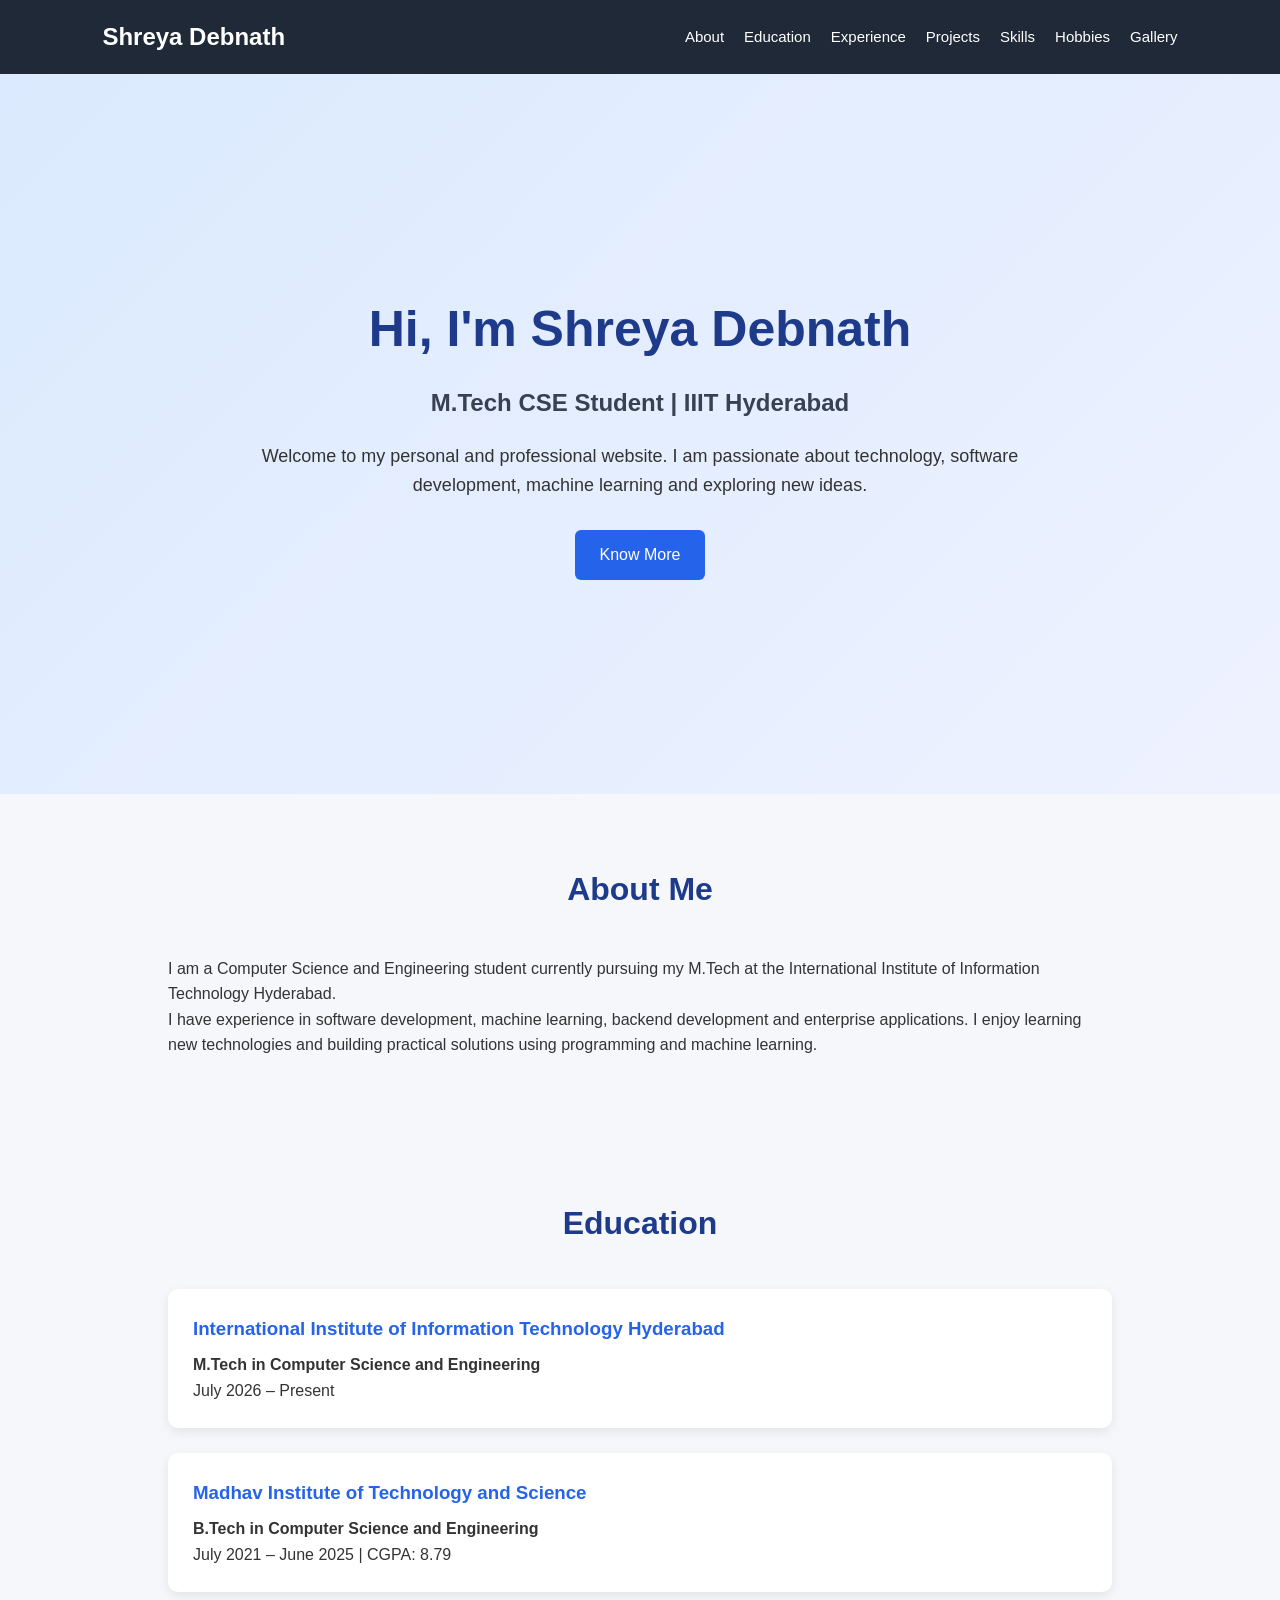
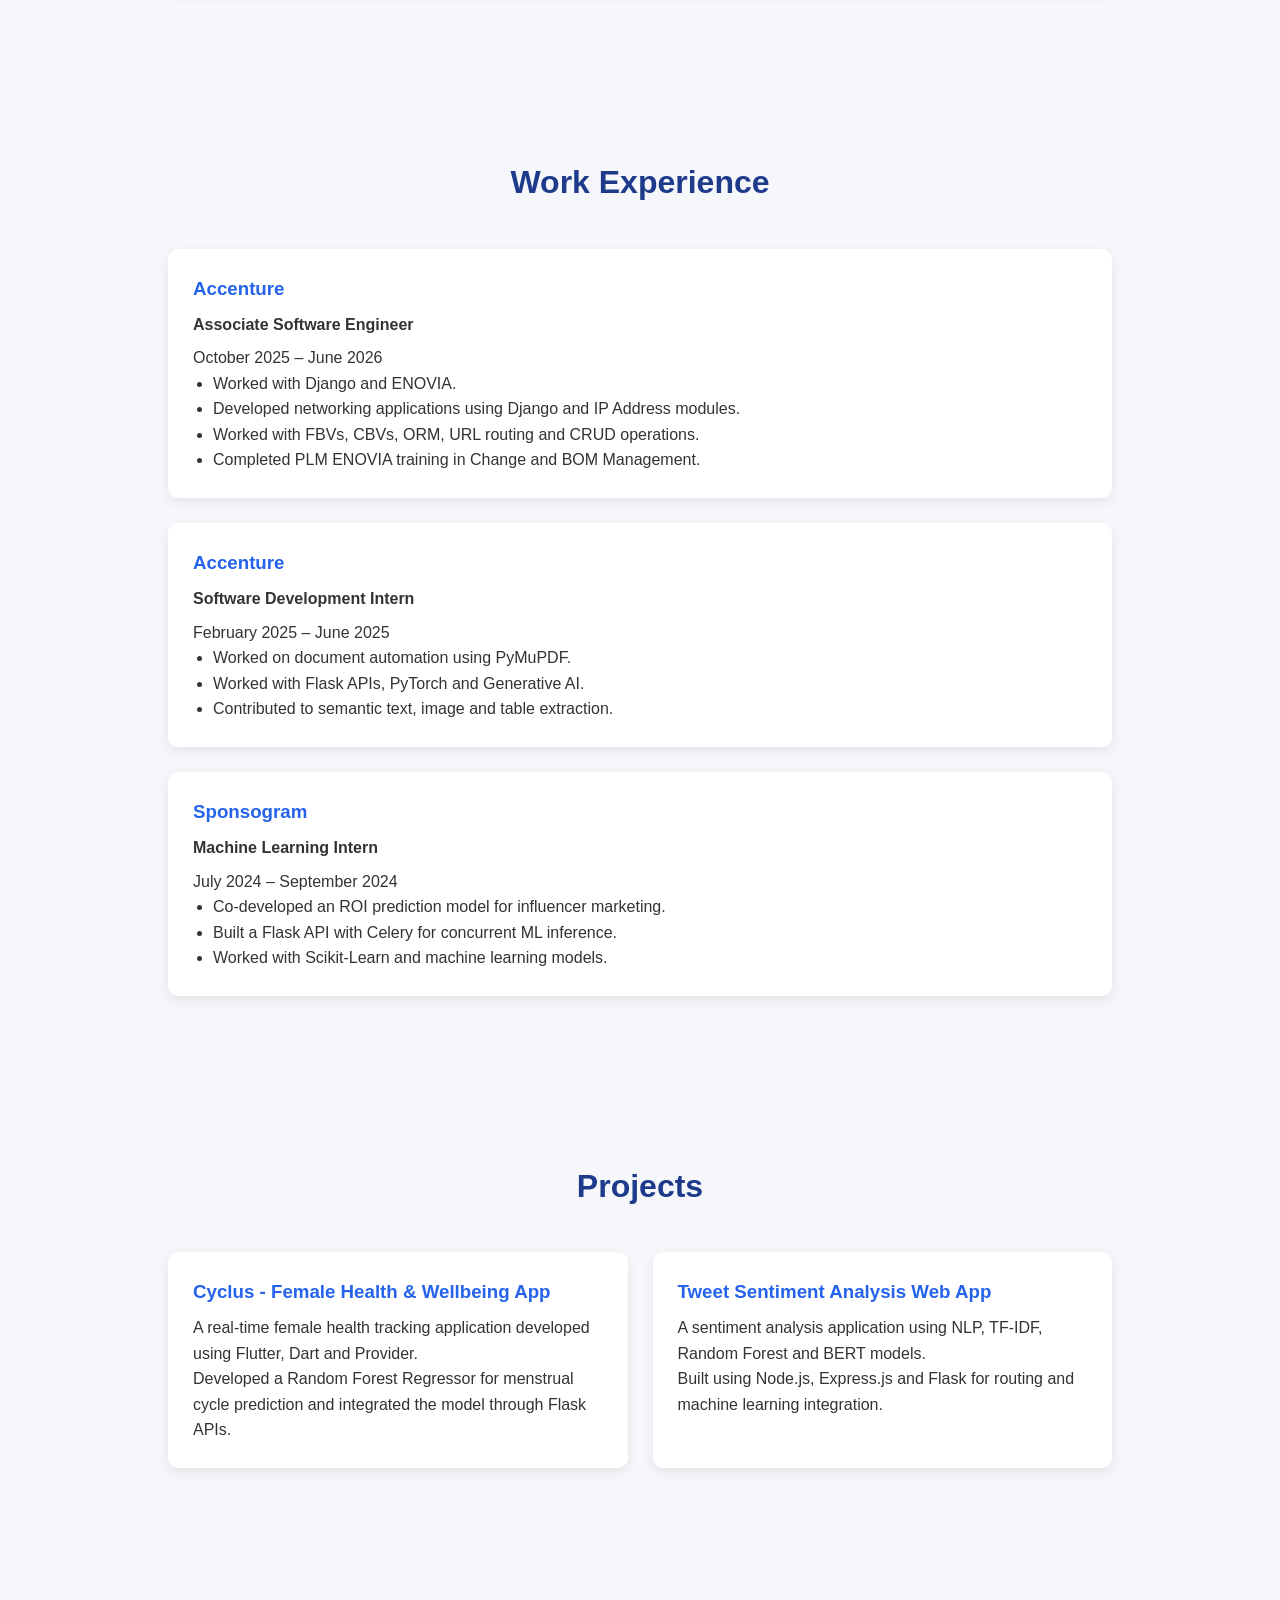
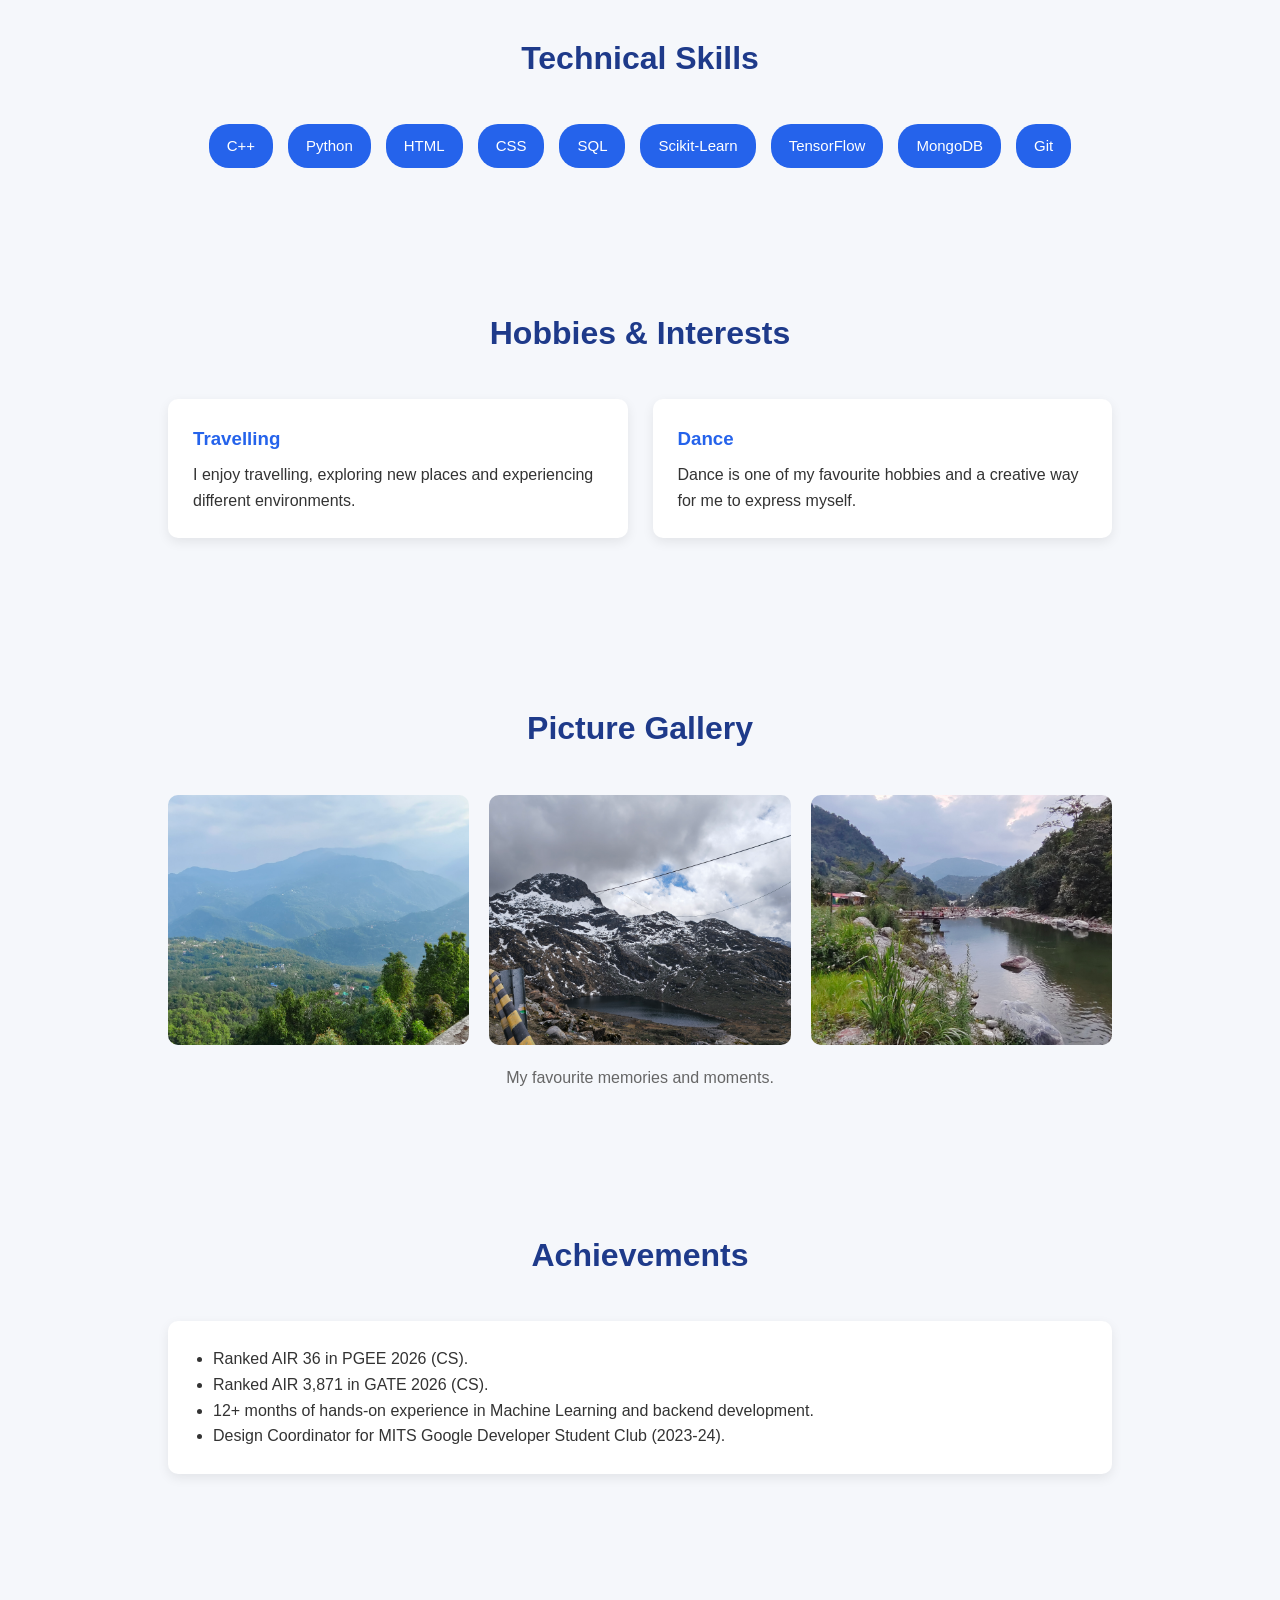
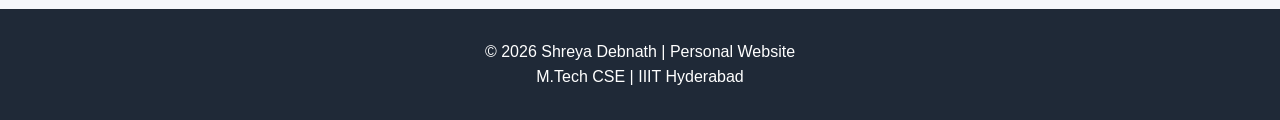
<file: index.html>
<!DOCTYPE html>
<html lang="en">

<head>
    <meta charset="UTF-8">
    <meta name="viewport" content="width=device-width, initial-scale=1.0">
    <title>Shreya Debnath | Personal Website</title>
    <link rel="stylesheet" href="style.css">
</head>

<body>

    <nav>
        <h2>Shreya Debnath</h2>
        <ul>
            <li><a href="#about">About</a></li>
            <li><a href="#education">Education</a></li>
            <li><a href="#experience">Experience</a></li>
            <li><a href="#projects">Projects</a></li>
            <li><a href="#skills">Skills</a></li>
            <li><a href="#hobbies">Hobbies</a></li>
            <li><a href="#gallery">Gallery</a></li>
        </ul>
    </nav>

    <header id="home">
        <div class="hero-text">
            <h1>Hi, I'm Shreya Debnath</h1>

            <h3>M.Tech CSE Student | IIIT Hyderabad</h3>

            <p>
                Welcome to my personal and professional website.
                I am passionate about technology, software development,
                machine learning and exploring new ideas.
            </p>

            <a class="button" href="#about">Know More</a>

        </div>
    </header>

    <section id="about">

        <h2>About Me</h2>
        <p>
            I am a Computer Science and Engineering student currently
            pursuing my M.Tech at the International Institute of
            Information Technology Hyderabad.
        </p>

        <p>
            I have experience in software development, machine learning,
            backend development and enterprise applications. I enjoy
            learning new technologies and building practical solutions
            using programming and machine learning.
        </p>

    </section>

    <section id="education">

        <h2>Education</h2>

        <div class="card">

            <h3>International Institute of Information Technology Hyderabad</h3>

            <p>
                <strong>M.Tech in Computer Science and Engineering</strong>
            </p>

            <p>July 2026 – Present</p>

        </div>


        <div class="card">

            <h3>Madhav Institute of Technology and Science</h3>

            <p>
                <strong>B.Tech in Computer Science and Engineering</strong>
            </p>

            <p>July 2021 – June 2025 | CGPA: 8.79</p>

        </div>

    </section>

    <section id="experience">

        <h2>Work Experience</h2>

        <div class="card">

            <h3>Accenture</h3>

            <h4>Associate Software Engineer</h4>

            <p>October 2025 – June 2026</p>

            <ul>
                <li>Worked with Django and ENOVIA.</li>
                <li>Developed networking applications using Django and IP Address modules.</li>
                <li>Worked with FBVs, CBVs, ORM, URL routing and CRUD operations.</li>
                <li>Completed PLM ENOVIA training in Change and BOM Management.</li>
            </ul>

        </div>


        <div class="card">

            <h3>Accenture</h3>

            <h4>Software Development Intern</h4>

            <p>February 2025 – June 2025</p>

            <ul>
                <li>Worked on document automation using PyMuPDF.</li>
                <li>Worked with Flask APIs, PyTorch and Generative AI.</li>
                <li>Contributed to semantic text, image and table extraction.</li>
            </ul>

        </div>


        <div class="card">

            <h3>Sponsogram</h3>

            <h4>Machine Learning Intern</h4>

            <p>July 2024 – September 2024</p>

            <ul>
                <li>Co-developed an ROI prediction model for influencer marketing.</li>
                <li>Built a Flask API with Celery for concurrent ML inference.</li>
                <li>Worked with Scikit-Learn and machine learning models.</li>
            </ul>

        </div>

    </section>

    <section id="projects">

        <h2>Projects</h2>

        <div class="project-container">

            <div class="card">

                <h3>Cyclus - Female Health & Wellbeing App</h3>

                <p>
                    A real-time female health tracking application
                    developed using Flutter, Dart and Provider.
                </p>

                <p>
                    Developed a Random Forest Regressor for menstrual
                    cycle prediction and integrated the model through
                    Flask APIs.
                </p>

            </div>


            <div class="card">

                <h3>Tweet Sentiment Analysis Web App</h3>

                <p>
                    A sentiment analysis application using NLP,
                    TF-IDF, Random Forest and BERT models.
                </p>

                <p>
                    Built using Node.js, Express.js and Flask for
                    routing and machine learning integration.
                </p>

            </div>

        </div>

    </section>


    <section id="skills">

        <h2>Technical Skills</h2>

        <div class="skills-container">

            <span>C++</span>
            <span>Python</span>
            <span>HTML</span>
            <span>CSS</span>
            <span>SQL</span>
            <span>Scikit-Learn</span>
            <span>TensorFlow</span>
            <span>MongoDB</span>
            <span>Git</span>

        </div>

    </section>

    <section id="hobbies">

        <h2>Hobbies & Interests</h2>

        <div class="hobby-container">

            <div class="card">
                <h3> Travelling</h3>
                <p>
                    I enjoy travelling, exploring new places and
                    experiencing different environments.
                </p>
            </div>

            <div class="card">
                <h3> Dance</h3>
                <p>
                    Dance is one of my favourite hobbies and a
                    creative way for me to express myself.
                </p>
            </div>

        </div>

    </section>

    <section id="gallery">

        <h2>Picture Gallery</h2>

        <div class="gallery">
            <img src="images/IMG_20260528_063207.jpg.jpeg" alt="photo 1">
            <img src="images/IMG_20260529_093640483_HDR.jpg.jpeg" alt="photo 2">
            <img src="images/IMG_20260526_182352.jpg.jpeg" alt="photo 3">
        </div>

        <p class="gallery-note">
            My favourite memories and moments.
        </p>

    </section>

    <section id="achievements">
        <h2>Achievements</h2>

        <div class="card">
            <ul>
                <li>Ranked AIR 36 in PGEE 2026 (CS).</li>
                <li>Ranked AIR 3,871 in GATE 2026 (CS).</li>
                <li>12+ months of hands-on experience in Machine Learning and backend development.</li>
                <li>Design Coordinator for MITS Google Developer Student Club (2023-24).</li>
            </ul>

        </div>

    </section>
    <footer>

        <p>
            © 2026 Shreya Debnath | Personal Website
        </p>

        <p>
            M.Tech CSE | IIIT Hyderabad
        </p>

    </footer>

</body>

</html>
</file>
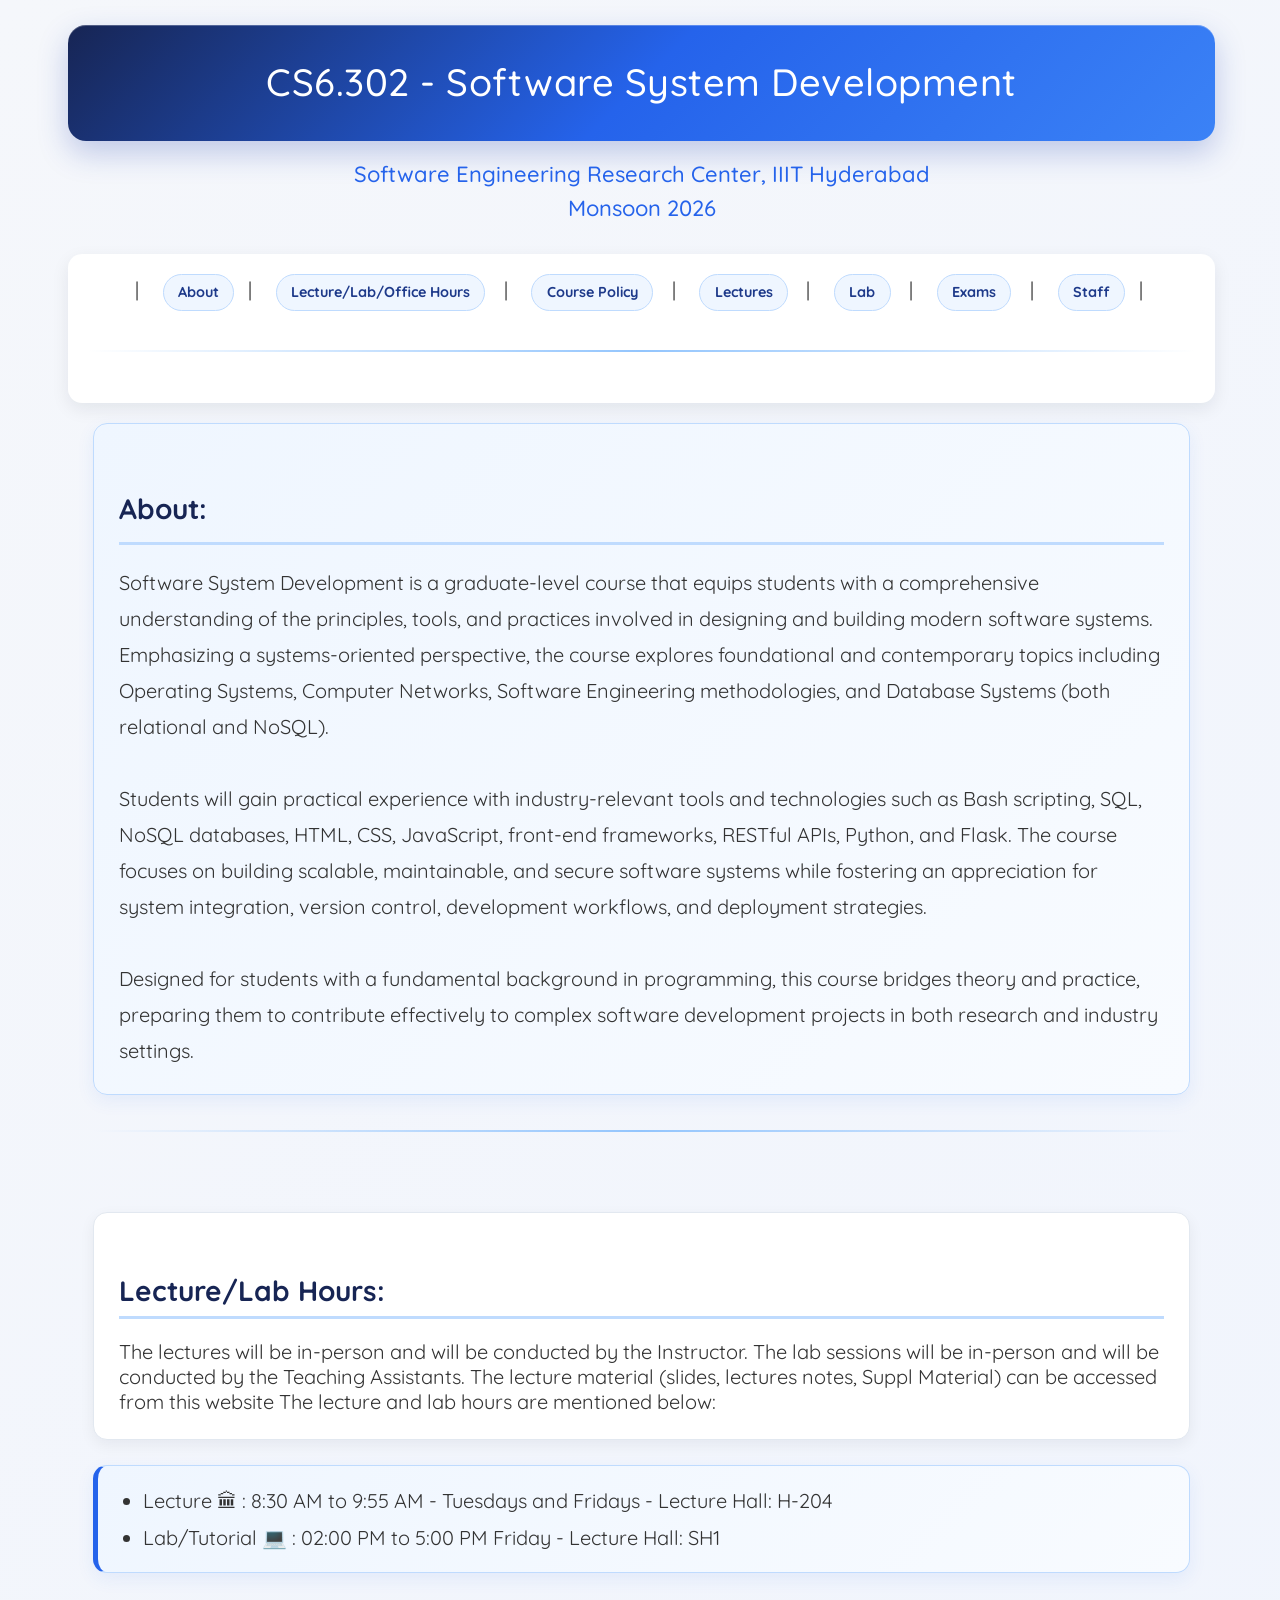
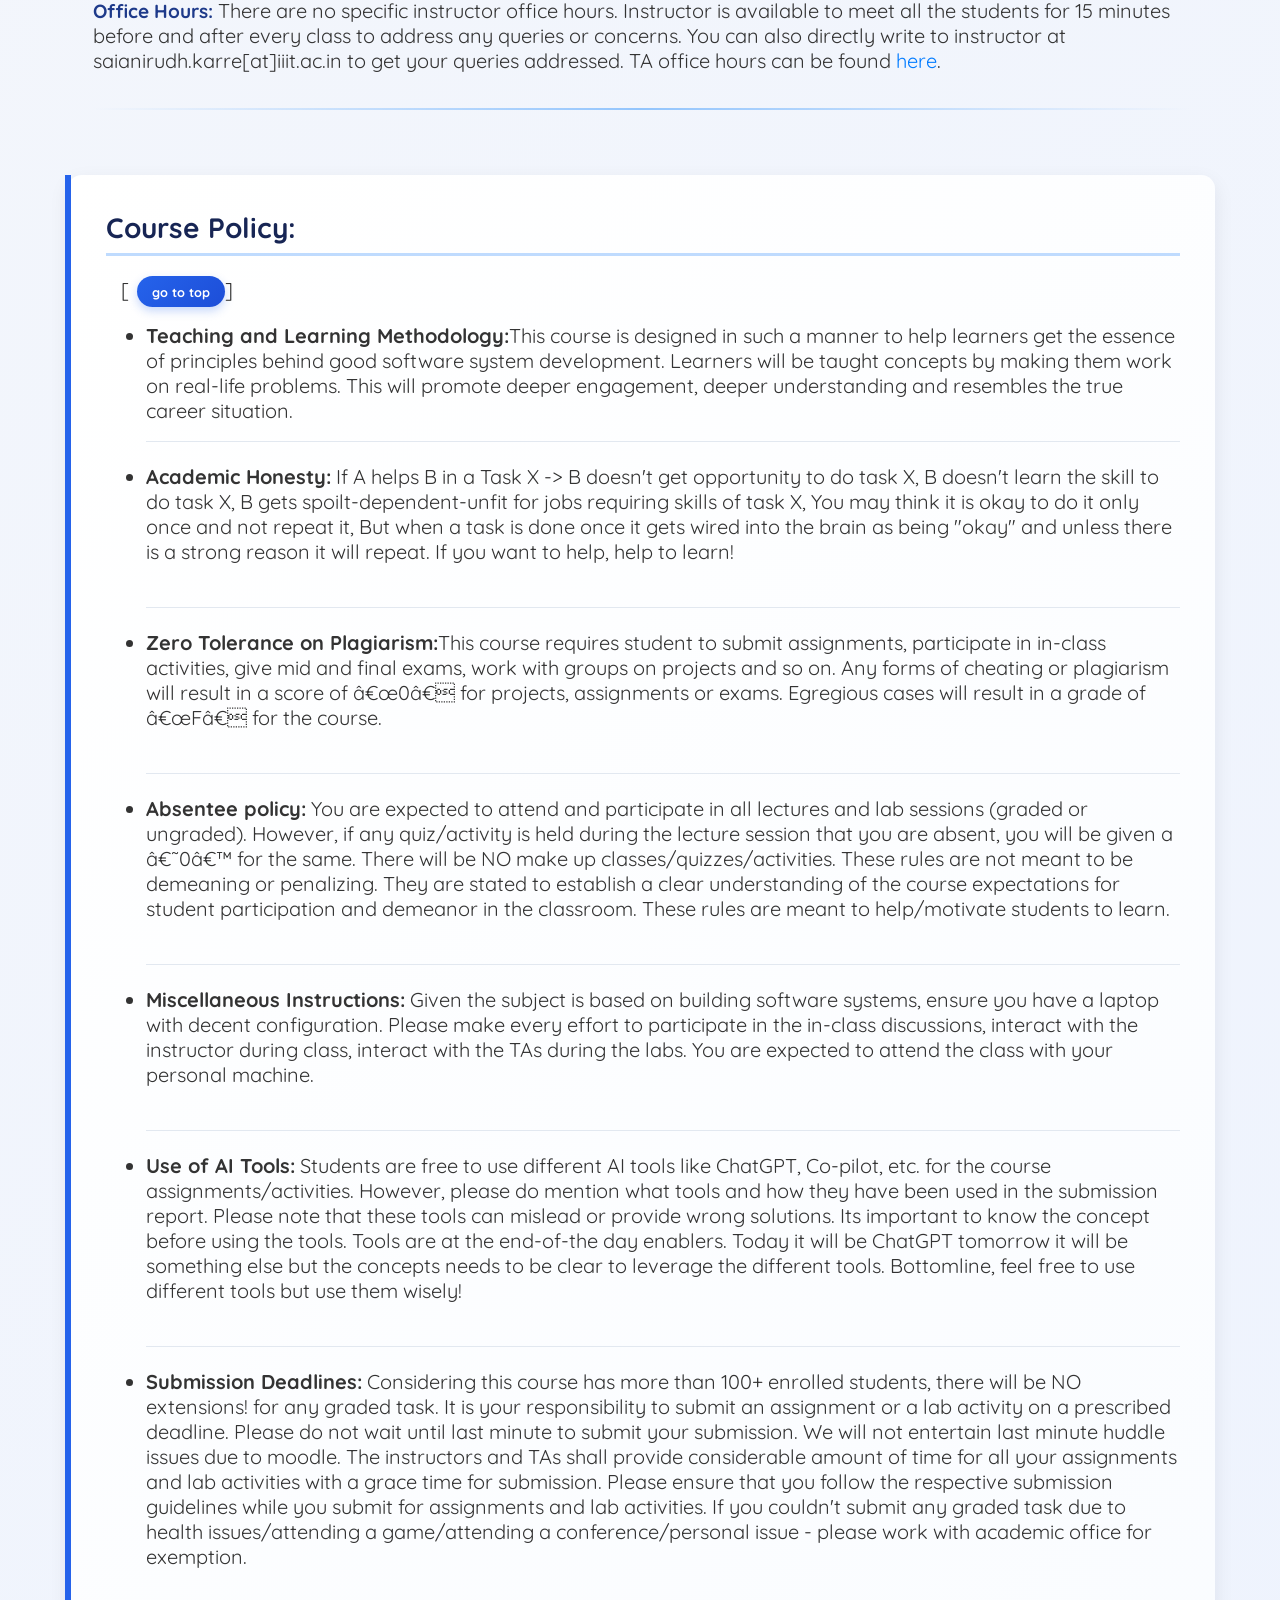
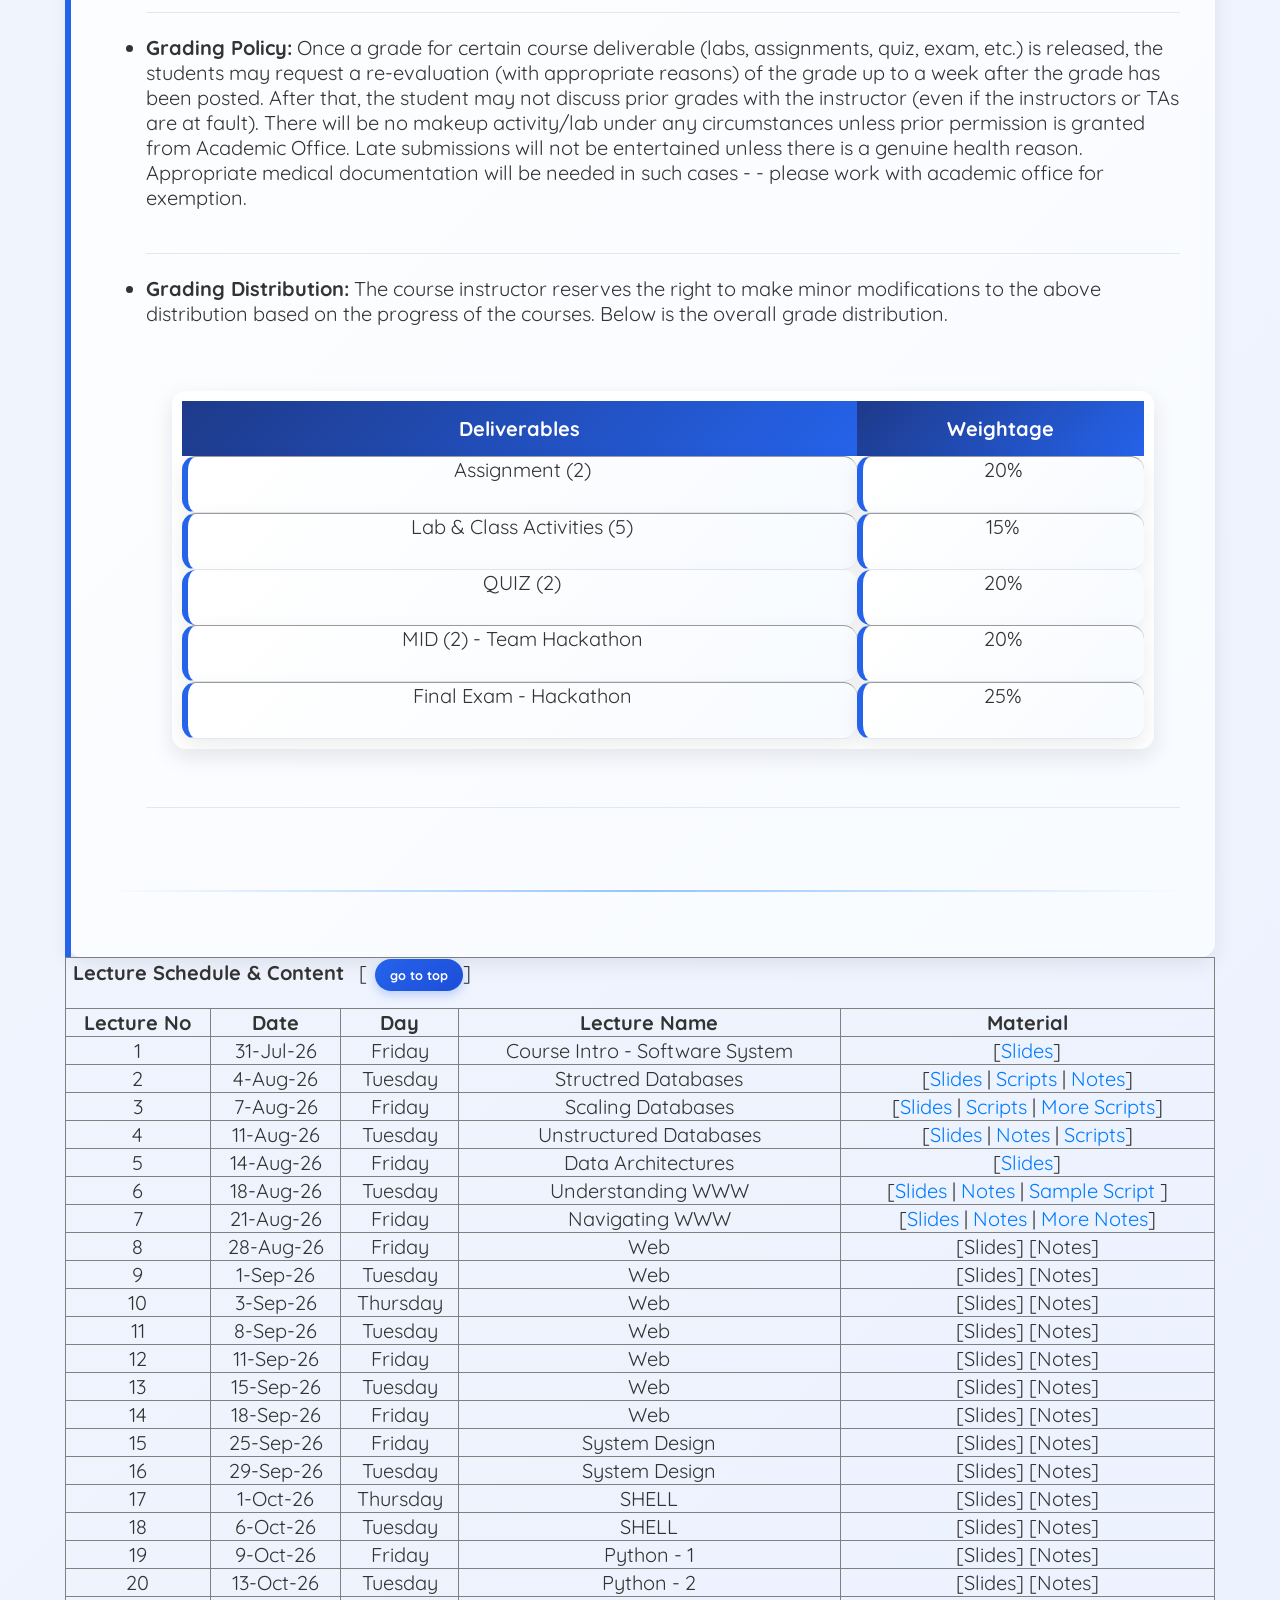
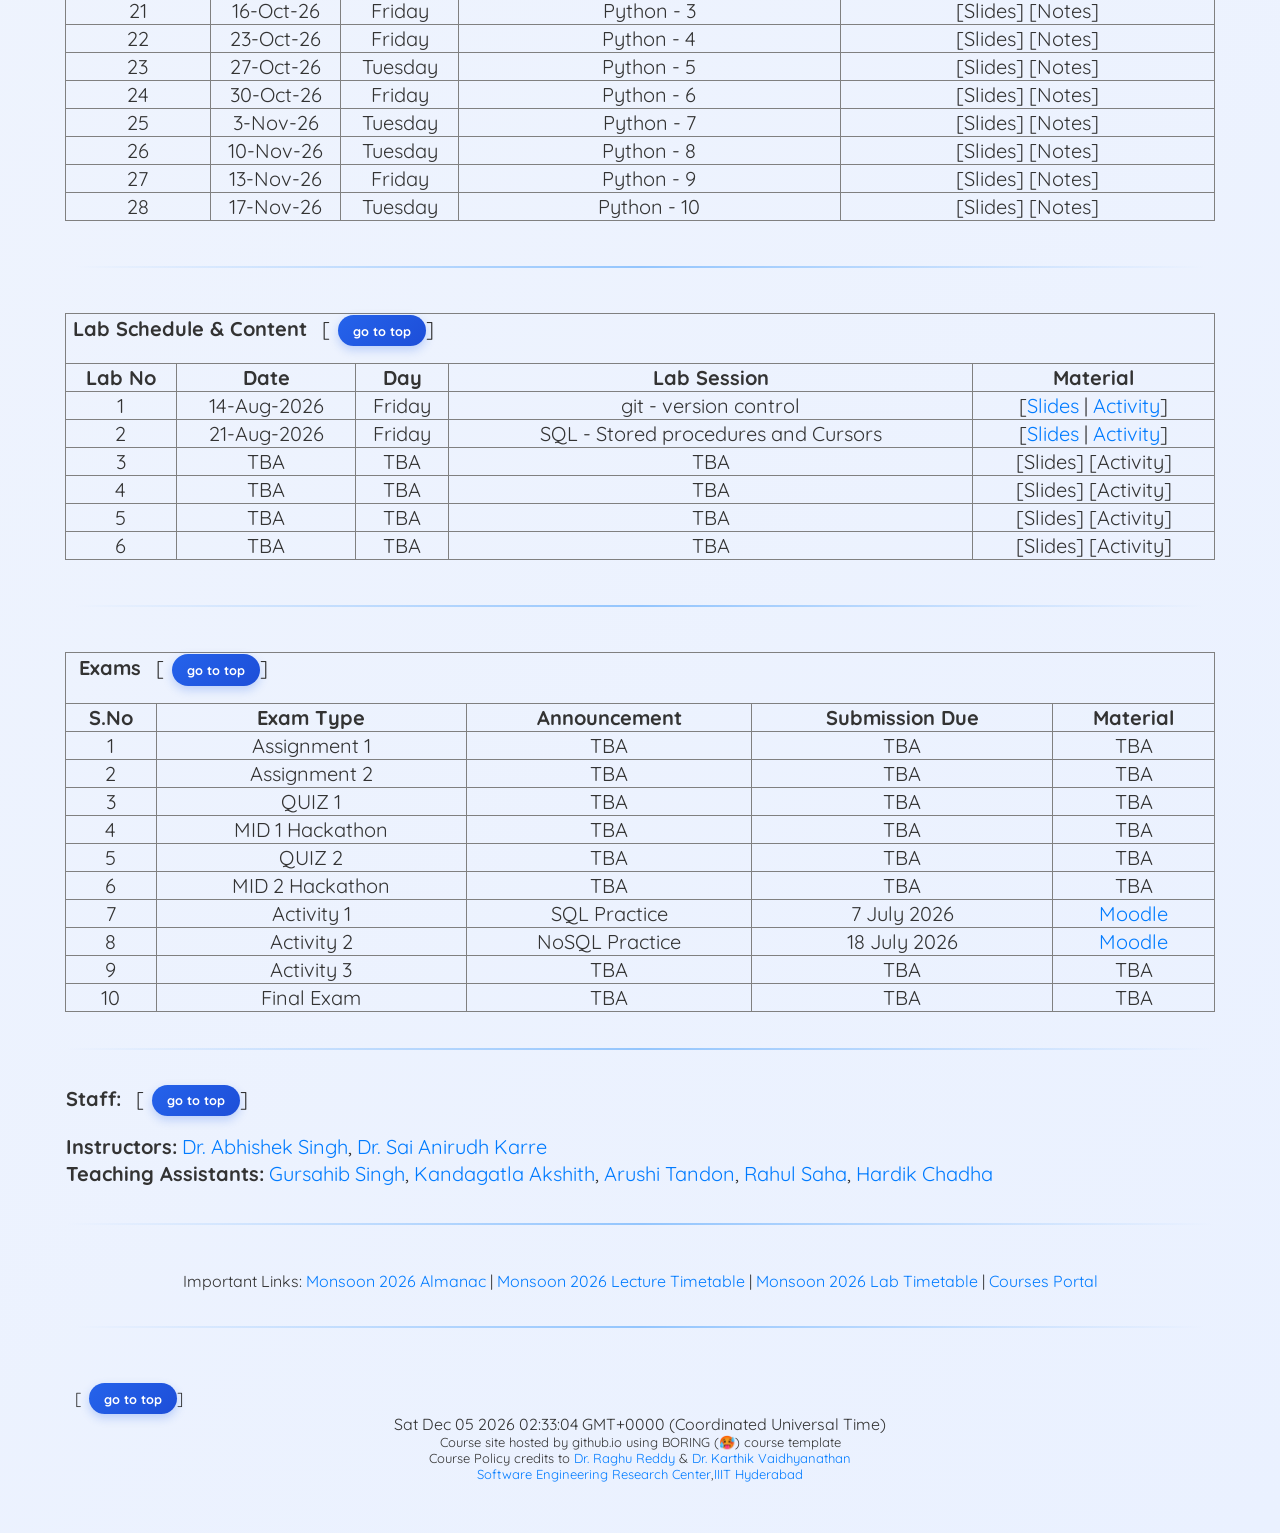
<file: ssdcoursepage.html>
<html>
<head><title>CS6.302 SSD Monsoon 2026</title>
<meta name="viewport" content="width=device-width, initial-scale=1.0"/>
<link rel="stylesheet" href="https://fonts.googleapis.com/css?family=Quicksand">
<link href="https://cdn.jsdelivr.net/npm/bootstrap@4.6.1/dist/css/bootstrap.min.css" rel="stylesheet" integrity="sha256-DF7Zhf293AJxJNTmh5zhoYYIMs2oXitRfBjY+9L//AY=" crossorigin="anonymous">
<style>
	@import url("ssd_style.css");
body {font-family: Quicksand; font-size: 20px; color:#333}
        table
        {
            font-family: Quicksand; font-size:20px; color:#333;
            border-collapse:collapse;
            width:1000px;
            padding:10px;
            border-spacing:10px
			
        }

	.light-text-row {
        color: #ADADAD; 
    }

</style>


	<script>
  
  const lastModified = new Date(document.lastModified);
 
  const formattedDate = lastModified.toLocaleString('en-US', {
    year: 'numeric',
    month: 'long',
    day: 'numeric',
    hour: '2-digit',
    minute: '2-digit'
  });

  document.getElementById("lastUpdated").innerHTML += formattedDate;
</script>
<script>
function startTime() {
  const today = new Date();
  let h = today.getHours();
  let m = today.getMinutes();
  let s = today.getSeconds();
  m = checkTime(m);
  s = checkTime(s);
  document.getElementById('txt').innerHTML = today 
  setTimeout(startTime, 1000);
}

function checkTime(i) {
  if (i < 10) {i = "0" + i};  // add zero in front of numbers < 10
  return i;
}
</script>
<script src="https://ajax.googleapis.com/ajax/libs/jquery/3.5.1/jquery.min.js"></script>
</head>
<body onload="startTime()">
	<!--<script>
	alert("All the Best for your Final Exam!"");
		</script>-->
<table align="center" width="100%" cellspacing="10" cellpadding="10" border="0">
<tr>
<td><h1 align="center" id="home">CS6.302 - Software System Development</h1><h3 align="center">Software Engineering Research Center, IIIT Hyderabad</h3> <h3 align="center">Monsoon 2026</h3></td>
</tr>
<tr>
<td>&nbsp;&nbsp;|&nbsp;&nbsp;&nbsp; <a href="#about">About</a>&nbsp;&nbsp;|&nbsp;&nbsp;&nbsp; <a href="#lecture">Lecture/Lab/Office Hours</a> &nbsp;&nbsp;|&nbsp;&nbsp;&nbsp; <a href="#cpolicy">Course Policy</a> &nbsp;&nbsp;|&nbsp;&nbsp;&nbsp; <a href="#schedule">Lectures</a> &nbsp;&nbsp;|&nbsp;&nbsp;&nbsp;  <a href="#lab">Lab</a> &nbsp;&nbsp;|&nbsp;&nbsp;&nbsp; <a href="#activity">Exams</a> &nbsp;&nbsp;|&nbsp;&nbsp;&nbsp; <a href="#staff">Staff</a>&nbsp;&nbsp;|&nbsp;&nbsp;&nbsp; <hr></td>
</tr>
<tr>
<td> <p align="left"><b id="about">About:</b> Software System Development is a graduate-level course that equips students with a comprehensive understanding of the principles, tools, and practices involved in designing and building modern software systems. Emphasizing a systems-oriented perspective, the course explores foundational and contemporary topics including Operating Systems, Computer Networks, Software Engineering methodologies, and Database Systems (both relational and NoSQL).
<br>
<br>
Students will gain practical experience with industry-relevant tools and technologies such as Bash scripting, SQL, NoSQL databases, HTML, CSS, JavaScript, front-end frameworks, RESTful APIs, Python, and Flask. The course focuses on building scalable, maintainable, and secure software systems while fostering an appreciation for system integration, version control, development workflows, and deployment strategies.
<br>
<br>
Designed for students with a fundamental background in programming, this course bridges theory and practice, preparing them to contribute effectively to complex software development projects in both research and industry settings.<hr></td>
</tr>
<tr>
<td> <p align="left"><b id="lecture">Lecture/Lab Hours:</b> The lectures will be in-person and will be conducted by the Instructor. The lab sessions will be in-person and will be conducted by the Teaching Assistants. The lecture material (slides, lectures notes, Suppl Material) can be accessed from this website The lecture and lab hours are mentioned below:

<ul><li>Lecture &#x1F3DB; : 8:30 AM to 9:55 AM - Tuesdays and Fridays - Lecture Hall: H-204</li> <li>Lab/Tutorial &#x1F4BB; : 02:00 PM to 5:00 PM Friday - Lecture Hall: SH1 </li></ul></p>
<p align="left"><b>Office Hours:</b> There are no specific instructor office hours. Instructor is available to meet all the students for 15 minutes before and after every class to address any queries or concerns. You can also directly write to instructor at saianirudh.karre[at]iiit.ac.in to get your queries addressed. TA office hours can be found <a href="#staff">here</a>.
</p><hr>
</td>
</tr>
<tr>
<td>
<p align="left"><b id="cpolicy">Course Policy:</b> &nbsp;&nbsp;&nbsp;[<a href="#home">go to top</a>]
<ul>
<li><b>Teaching and Learning Methodology:</b>This course is designed in such a manner to help learners get the essence of principles behind good software system development. Learners will be taught concepts by making them work on real-life problems. This will promote deeper engagement, deeper understanding and resembles the true career situation. 
</li>
<li><b>Academic Honesty:</b> If A helps B in a Task X -> B doesn't get opportunity to do task X, B doesn't learn the skill to do task X, B gets spoilt-dependent-unfit for jobs requiring skills of task X, You may think it is okay to do it only once and not repeat it, But when a task is done once it gets wired into the brain as being "okay" and unless there is a strong reason it will repeat. If you want to help, help to learn!
<br>
<br> 
</li>
<li><b>Zero Tolerance on Plagiarism:</b>This course requires student to submit assignments, participate in in-class activities, give mid and final exams, work with groups on projects and so on. Any forms of cheating or plagiarism will result in a score of “0” for projects, assignments or exams. Egregious cases will result in a grade of “F” for the course.
<br>
<br> 
</li>
<li><b>Absentee policy:</b> You are expected to attend and participate in all lectures and lab sessions (graded or ungraded).  However, if any quiz/activity is held during the lecture session that you are absent, you will be given a ‘0’ for the same. There will be NO make up classes/quizzes/activities. These rules are not meant to be demeaning or penalizing. They are stated to establish a clear understanding of the course expectations for student participation and demeanor in the classroom. These rules are meant to help/motivate students to learn. 
<br>
<br> 
</li>
<li><b>Miscellaneous Instructions:</b> Given the subject is based on building software systems, ensure you have a laptop with decent configuration. Please make every effort to participate in the in-class discussions, interact with the instructor during class, interact with the TAs during the labs. You are expected to attend the class with your personal machine. 
<br>
<br> 
</li>
<li><b>Use of AI Tools:</b> Students are free to use different AI tools like ChatGPT, Co-pilot, etc. for the course assignments/activities. However, please do mention what tools and how they have been used in the submission report. Please note that these tools can mislead or provide wrong solutions. Its important to know the concept before using the tools. Tools are at the end-of-the day enablers. Today it will be ChatGPT tomorrow it will be something else but the concepts needs to be clear to leverage the different tools. Bottomline, feel free to use different tools but use them wisely!
<br>
<br> 
</li>
<li><b>Submission Deadlines:</b> Considering this course has more than 100+ enrolled students, there will be NO extensions! for any graded task. It is your responsibility to submit an assignment or a lab activity on a prescribed deadline. Please do not wait until last minute to submit your submission. We will not entertain last minute huddle issues due to moodle. The instructors and TAs shall provide considerable amount of time for all your assignments and lab activities with a grace time for submission. Please ensure that you follow the respective submission guidelines while you submit for assignments and lab activities. If you couldn't submit any graded task due to health issues/attending a game/attending a conference/personal issue - please work with academic office for exemption. 
<br>
<br> 
</li>
<li><b>Grading Policy:</b> Once a grade for certain course deliverable (labs, assignments, quiz, exam, etc.) is released, the students may request a re-evaluation (with appropriate reasons) of the grade up to a week after the grade has been posted. After that, the student may not discuss prior grades with the instructor (even if the instructors or TAs are at fault). There will be no makeup activity/lab under any circumstances unless prior permission is granted from Academic Office. Late submissions will not be entertained unless there is a genuine health reason. Appropriate medical documentation will be needed in such cases - - please work with academic office for exemption.
<br>
<br> 
</li>
<li><b>Grading Distribution:</b> The course instructor reserves the right to make minor modifications to the above distribution based on the progress of the courses. Below is the overall grade distribution.
<br>
<br> 
<table border="1" align="center">
<tr align="center"><th>Deliverables</th><th>Weightage</th></tr>
<tr align="center"><td>Assignment (2)</td><td>20%</td></tr>
<tr align="center"><td>Lab & Class Activities (5)</td><td>15%</td></tr>
<tr align="center"><td>QUIZ (2)</td><td>20%</td></tr>
<tr align="center"><td>MID (2) - Team Hackathon</td><td>20%</td></tr>
<tr align="center"><td>Final Exam - Hackathon</td><td>25%</td></tr>
</table>
</li>
<br>
<!--<li><b>Evaluation Rubric:</b> All evaluations as part of this course follow below evaluation rubric. TAs will follow below guidelines for evaluating assignments and lab activities for this course.
<br>
<br>
<table border="1" align="center" width="10%">
<tr><th>Rubric</th><th>Input(15%)</th><th>Logic(60%)</th><th>Output(15%)</th><th>Submission(10%)</th></tr>
<tr><td>Exceptional (100%)</td><td>All inputs are working as per the requirements</td><td>Logic is accurate and as per the requirements defined in the question</td><td>All outputs are returned as per the requirements</td><td>Script submissions are correct and as per requirements</td></tr>
<tr><td>Acceptable (70%)</td><td>Inputs are partially working as per the requirements</td><td>Logic is almost correct and as per the requirements defined in the question</td><td>Outputs are partially returned as per the requirements</td><td>Script submissions is partially correct and as per requirements</td></tr>
<tr><td>Beginning (30%)</td><td>At least one input is working as per the requirements</td><td>Logic is partially correct and as per the requirements defined in the question</td><td>At least one output is returned as per the requirement</td><td>Atleast one part of the script submission is correct and as per requirements</td></tr>
<tr><td>No Response (0%)</td><td>None of the inputs are working as per the requirements</td><td>Logic is incorrect and not as per the requirements defined in the question</td><td>None of the outputs are returned as per the requirements</td><td>Script submissions is incorrect and not as per requirements</td></tr>
</table> 
</li>-->
</ul><hr>
</p>
</td>
</tr>
</tr>
</table> 

<table border="1" align="center" width="10%" class="tg">
<tr>
<td colspan="5"><p align="left"><b id="schedule">&nbsp;Lecture Schedule & Content</b>&nbsp;&nbsp;&nbsp;[<a href="#home">go to top</a>]</p></td>
</tr >
  <tr align="center">
    <th class="tg-7btt">Lecture No</th>
    <th class="tg-7btt">Date</th>
    <th class="tg-7btt">Day</th>
    <th class="tg-7btt">Lecture Name</th>
    <th class="tg-7btt">Material</th>
  </tr>
<tbody align="center">
  <tr>
    <td class="tg-c3ow">1</td>
    <td class="tg-c3ow">31-Jul-26</td>
    <td class="tg-c3ow">Friday</td>
    <td class="tg-c3ow">Course Intro - Software System</td>
    <td class="tg-c3ow">[<a href="https://docs.google.com/viewer?url=https://raw.githubusercontent.com/serc-iiith/serc-iiith.github.io/main/CourseContent/CS6302_M26/SSD_Class1.pdf" target="_blank">Slides</a>]</td>
  </tr>
  <tr>
    <td class="tg-c3ow">2</td>
    <td class="tg-c3ow">4-Aug-26</td>
    <td class="tg-c3ow">Tuesday</td>
    <td class="tg-c3ow">Structred Databases</td>
    <td class="tg-c3ow">[<a href="https://docs.google.com/viewer?url=https://raw.githubusercontent.com/serc-iiith/serc-iiith.github.io/main/CourseContent/CS6302_M26/StructuredData.pdf" target="_blank">Slides</a> | <a href="https://docs.google.com/viewer?url=https://raw.githubusercontent.com/serc-iiith/serc-iiith.github.io/main/CourseContent/CS6302_M26/databases.sql" target="_blank">Scripts</a> | <a href="https://tinted-rumba-8c6.notion.site/Structured-Databases-2456a6248bf6805f83e1cbf0a58761ec" target="_blank">Notes</a>]</td>
  </tr>
  <tr>
    <td class="tg-c3ow">3</td>
    <td class="tg-c3ow">7-Aug-26</td>
    <td class="tg-c3ow">Friday</td>
    <td class="tg-c3ow">Scaling Databases</td>
    <td class="tg-c3ow">[<a href="https://docs.google.com/viewer?url=https://raw.githubusercontent.com/serc-iiith/serc-iiith.github.io/main/CourseContent/CS6302_M26/ScalingDatabases.pdf" target="_blank">Slides</a> | <a href="https://docs.google.com/viewer?url=https://raw.githubusercontent.com/serc-iiith/serc-iiith.github.io/main/CourseContent/CS6302_M26/databases_2.sql" target="_blank">Scripts</a> | <a href="https://docs.google.com/viewer?url=https://raw.githubusercontent.com/serc-iiith/serc-iiith.github.io/main/CourseContent/CS6302_M26/databases_3.sql" target="_blank">More Scripts</a>]</td>
  </tr>
  <tr>
    <td class="tg-c3ow">4</td>
    <td class="tg-c3ow">11-Aug-26</td>
    <td class="tg-c3ow">Tuesday</td>
    <td class="tg-c3ow">Unstructured Databases</td>
    <td class="tg-c3ow">[<a href="https://docs.google.com/viewer?url=https://raw.githubusercontent.com/serc-iiith/serc-iiith.github.io/main/CourseContent/CS6302_M26/UnStructuredDatabases.pdf" target="_blank">Slides</a> | <a href="https://tinted-rumba-8c6.notion.site/Unstructured-Databases-24b6a6248bf680679b36e76c33d301c4" target="_blank">Notes</a> | <a href="https://raw.githubusercontent.com/serc-iiith/serc-iiith.github.io/refs/heads/main/CourseContent/CS6302_M26/mongo.txt" target="_blank">Scripts</a>]</td>
  </tr>
  <tr>
    <td class="tg-c3ow">5</td>
    <td class="tg-c3ow">14-Aug-26</td>
    <td class="tg-c3ow">Friday</td>
    <td class="tg-c3ow">Data Architectures</td>
    <td class="tg-c3ow">[<a href="https://docs.google.com/viewer?url=https://raw.githubusercontent.com/serc-iiith/serc-iiith.github.io/main/CourseContent/CS6302_M26/DatabaseArchitectures.pdf" target="_blank">Slides</a>]</td>
  </tr>
  <tr>
    <td class="tg-c3ow">6</td>
    <td class="tg-c3ow">18-Aug-26</td>
    <td class="tg-c3ow">Tuesday</td>
    <td class="tg-c3ow">Understanding WWW</td>
    <td class="tg-c3ow">[<a href="https://docs.google.com/viewer?url=https://raw.githubusercontent.com/serc-iiith/serc-iiith.github.io/main/CourseContent/CS6302_M26/www.pdf" target="_blank">Slides</a> | <a href="https://tinted-rumba-8c6.notion.site/Web-Technology-2566a6248bf6800488d0c13a992502e4" target="_blank">Notes</a> | <a href="https://raw.githubusercontent.com/serc-iiith/serc-iiith.github.io/refs/heads/main/CourseContent/CS6302_M26/samplehtml.html" target="_blank">Sample Script</a> ]</td>
  </tr>
  <tr>
    <td class="tg-c3ow">7</td>
    <td class="tg-c3ow">21-Aug-26</td>
    <td class="tg-c3ow">Friday</td>
    <td class="tg-c3ow">Navigating WWW</td>
    <td class="tg-c3ow">[<a href="https://docs.google.com/viewer?url=https://raw.githubusercontent.com/serc-iiith/serc-iiith.github.io/main/CourseContent/CS6302_M26/WebLanguages.pdf" target="_blank">Slides</a> | <a href="https://github.com/serc-iiith/serc-iiith.github.io/blob/main/CourseContent/CS6302_M26/html.md" target="_blank">Notes</a> | <a href="https://github.com/serc-iiith/serc-iiith.github.io/blob/main/CourseContent/CS6302_M26/css.md" target="_blank">More Notes</a>]</td>
  </tr>
  <tr>
    <td class="tg-c3ow">8</td>
    <td class="tg-c3ow">28-Aug-26</td>
    <td class="tg-c3ow">Friday</td>
    <td class="tg-c3ow">Web</td>
    <td class="tg-c3ow">[Slides] [Notes]</td>
  </tr>
  <tr>
    <td class="tg-c3ow">9</td>
    <td class="tg-c3ow">1-Sep-26</td>
    <td class="tg-c3ow">Tuesday</td>
    <td class="tg-c3ow">Web</td>
    <td class="tg-c3ow">[Slides] [Notes]</td>
  </tr>
  <tr>
    <td class="tg-c3ow">10</td>
    <td class="tg-c3ow">3-Sep-26</td>
    <td class="tg-c3ow">Thursday</td>
    <td class="tg-c3ow">Web</td>
    <td class="tg-c3ow">[Slides] [Notes]</td>
  </tr>
  <tr>
    <td class="tg-c3ow">11</td>
    <td class="tg-c3ow">8-Sep-26</td>
    <td class="tg-c3ow">Tuesday</td>
    <td class="tg-c3ow">Web</td>
    <td class="tg-c3ow">[Slides] [Notes]</td>
  </tr>
  <tr>
    <td class="tg-c3ow">12</td>
    <td class="tg-c3ow">11-Sep-26</td>
    <td class="tg-c3ow">Friday</td>
    <td class="tg-c3ow">Web</td>
    <td class="tg-c3ow">[Slides] [Notes]</td>
  </tr>
  <tr>
    <td class="tg-c3ow">13</td>
    <td class="tg-c3ow">15-Sep-26</td>
    <td class="tg-c3ow">Tuesday</td>
    <td class="tg-c3ow">Web</td>
    <td class="tg-c3ow">[Slides] [Notes]</td>
  </tr>
  <tr>
    <td class="tg-c3ow">14</td>
    <td class="tg-c3ow">18-Sep-26</td>
    <td class="tg-c3ow">Friday</td>
    <td class="tg-c3ow">Web</td>
    <td class="tg-c3ow">[Slides] [Notes]</td>
  </tr>
  <tr>
    <td class="tg-c3ow">15</td>
    <td class="tg-c3ow">25-Sep-26</td>
    <td class="tg-c3ow">Friday</td>
    <td class="tg-c3ow">System Design</td>
    <td class="tg-c3ow">[Slides] [Notes]</td>
  </tr>
  <tr>
    <td class="tg-c3ow">16</td>
    <td class="tg-c3ow">29-Sep-26</td>
    <td class="tg-c3ow">Tuesday</td>
    <td class="tg-c3ow">System Design</td>
    <td class="tg-c3ow">[Slides] [Notes]</td>
  </tr>
  <tr>
    <td class="tg-c3ow">17</td>
    <td class="tg-c3ow">1-Oct-26</td>
    <td class="tg-c3ow">Thursday</td>
    <td class="tg-c3ow">SHELL</td>
    <td class="tg-c3ow">[Slides] [Notes]</td>
  </tr>
  <tr>
    <td class="tg-c3ow">18</td>
    <td class="tg-c3ow">6-Oct-26</td>
    <td class="tg-c3ow">Tuesday</td>
    <td class="tg-c3ow">SHELL</td>
    <td class="tg-c3ow">[Slides] [Notes]</td>
  </tr>
  <tr>
    <td class="tg-c3ow">19</td>
    <td class="tg-c3ow">9-Oct-26</td>
    <td class="tg-c3ow">Friday</td>
    <td class="tg-c3ow">Python - 1</td>
    <td class="tg-c3ow">[Slides] [Notes]</td>
  </tr>
  <tr>
    <td class="tg-c3ow">20</td>
    <td class="tg-c3ow">13-Oct-26</td>
    <td class="tg-c3ow">Tuesday</td>
    <td class="tg-c3ow">Python - 2</td>
    <td class="tg-c3ow">[Slides] [Notes]</td>
  </tr>
  <tr>
    <td class="tg-c3ow">21</td>
    <td class="tg-c3ow">16-Oct-26</td>
    <td class="tg-c3ow">Friday</td>
    <td class="tg-c3ow">Python - 3</td>
    <td class="tg-c3ow">[Slides] [Notes]</td>
  </tr>
  <tr>
    <td class="tg-c3ow">22</td>
    <td class="tg-c3ow">23-Oct-26</td>
    <td class="tg-c3ow">Friday</td>
    <td class="tg-c3ow">Python - 4</td>
    <td class="tg-c3ow">[Slides] [Notes]</td>
  </tr>
  <tr>
    <td class="tg-c3ow">23</td>
    <td class="tg-c3ow">27-Oct-26</td>
    <td class="tg-c3ow">Tuesday</td>
    <td class="tg-c3ow">Python - 5</td>
    <td class="tg-c3ow">[Slides] [Notes]</td>
  </tr>
  <tr>
    <td class="tg-c3ow">24</td>
    <td class="tg-c3ow">30-Oct-26</td>
    <td class="tg-c3ow">Friday</td>
    <td class="tg-c3ow">Python - 6</td>
    <td class="tg-c3ow">[Slides] [Notes]</td>
  </tr>
  <tr>
    <td class="tg-c3ow">25</td>
    <td class="tg-c3ow">3-Nov-26</td>
    <td class="tg-c3ow">Tuesday</td>
    <td class="tg-c3ow">Python - 7</td>
    <td class="tg-c3ow">[Slides] [Notes]</td>
  </tr>
  <tr>
    <td class="tg-c3ow">26</td>
    <td class="tg-c3ow">10-Nov-26</td>
    <td class="tg-c3ow">Tuesday</td>
    <td class="tg-c3ow">Python - 8</td>
    <td class="tg-c3ow">[Slides] [Notes]</td>
  </tr>
  <tr>
    <td class="tg-c3ow">27</td>
    <td class="tg-c3ow">13-Nov-26</td>
    <td class="tg-c3ow">Friday</td>
    <td class="tg-c3ow">Python - 9</td>
    <td class="tg-c3ow">[Slides] [Notes]</td>
  </tr>
  <tr>
    <td class="tg-c3ow">28</td>
    <td class="tg-c3ow">17-Nov-26</td>
    <td class="tg-c3ow">Tuesday</td>
    <td class="tg-c3ow">Python - 10</td>
    <td class="tg-c3ow">[Slides] [Notes]</td>
  </tr>
</tbody></table>
<table align="center" width="10%" cellspacing="10" cellpadding="10" border="0">
<tr><td><hr></td></tr>
</table>

<table border="1" align="center" width="10%" class="tg">
<tr>
<td colspan="5"><p align="left"><b id="lab">&nbsp;Lab Schedule & Content</b>&nbsp;&nbsp;&nbsp;[<a href="#home">go to top</a>]</p></td>
</tr >
  <tr align="center">
    <th class="tg-bobw">Lab No</th>
    <th class="tg-bobw">Date</th>
    <th class="tg-bobw">Day</th>
    <th class="tg-bobw">Lab Session</th>
    <th class="tg-bobw">Material</th>
  </tr>
<tbody align="center">
  <tr>
    <td class="tg-8d8j">1</td>
    <td class="tg-8d8j">14-Aug-2026</td>
    <td class="tg-8d8j">Friday</td>
    <td class="tg-8d8j">git - version control</td>
    <td class="tg-8d8j">[<a href="https://docs.google.com/viewer?url=https://raw.githubusercontent.com/serc-iiith/serc-iiith.github.io/main/CourseContent/CS6302_M26/Labs/lab01/GitLab.pdf" target="_blank">Slides</a> | <a href="https://docs.google.com/viewer?url=https://raw.githubusercontent.com/serc-iiith/serc-iiith.github.io/main/CourseContent/CS6302_M26/Labs/lab01/GitLabActivity.pdf" target="_blank">Activity</a>]</td>
  </tr>
  <tr>
    <td class="tg-8d8j">2</td>
    <td class="tg-8d8j">21-Aug-2026</td>
    <td class="tg-8d8j">Friday</td>
    <td class="tg-8d8j">SQL - Stored procedures and Cursors</td>
    <td class="tg-8d8j">[<a href="https://docs.google.com/viewer?url=https://raw.githubusercontent.com/serc-iiith/serc-iiith.github.io/main/CourseContent/CS6302_M26/Labs/lab02/SP.pdf" target="_blank">Slides</a> | <a href="https://docs.google.com/viewer?url=https://raw.githubusercontent.com/serc-iiith/serc-iiith.github.io/main/CourseContent/CS6302_M26/Labs/lab02/lab_activity_2.pdf" target="_blank">Activity</a>]</td>
  </tr>
  <tr>
    <td class="tg-8d8j">3</td>
    <td class="tg-8d8j">TBA</td>
    <td class="tg-8d8j">TBA</td>
    <td class="tg-8d8j">TBA</td>
    <td class="tg-8d8j">[Slides] [Activity]</td>
  </tr>
  <tr>
    <td class="tg-8d8j">4</td>
    <td class="tg-8d8j">TBA</td>
    <td class="tg-8d8j">TBA</td>
    <td class="tg-8d8j">TBA</td>
    <td class="tg-8d8j">[Slides] [Activity]</td>
  </tr>
  <tr>
    <td class="tg-8d8j">5</td>
    <td class="tg-8d8j">TBA</td>
    <td class="tg-8d8j">TBA</td>
    <td class="tg-8d8j">TBA</td>
    <td class="tg-8d8j">[Slides] [Activity]</td>
  </tr>
  <tr>
    <td class="tg-8d8j">6</td>
    <td class="tg-8d8j">TBA</td>
    <td class="tg-8d8j">TBA</td>
    <td class="tg-8d8j">TBA</td>
    <td class="tg-8d8j">[Slides] [Activity]</td>
  </tr>
</tbody></table>

<table align="center" width="10%" cellspacing="10" cellpadding="10" border="0">
<tr><td><hr></td></tr>
</table>
<table align="center" width="10%" border="1">
<tr><td colspan="5">
<p align="left"> <b id="activity">&nbsp; Exams</b>&nbsp;&nbsp;&nbsp;[<a href="#home">go to top</a>]</p>
</td>
</tr>
  <tr align="center">
    <th class="tg-bobw">S.No</th>
    <th class="tg-bobw">Exam Type</th>
    <th class="tg-bobw">Announcement</th>
    <th class="tg-bobw">Submission Due</th>
    <th class="tg-bobw">Material</th>
  </tr>
<tbody align="center">
  <tr>
    <td class="tg-8d8j">1</td>
    <td class="tg-8d8j">Assignment 1</td>
    <td class="tg-8d8j">TBA</td>
    <td class="tg-8d8j">TBA</td>
    <td class="tg-8d8j">TBA</td>
  </tr>
  <tr>
    <td class="tg-8d8j">2</td>
    <td class="tg-8d8j">Assignment 2</td>
    <td class="tg-8d8j">TBA</td>
    <td class="tg-8d8j">TBA</td>
    <td class="tg-8d8j">TBA</td>
  </tr>
  <tr>
    <td class="tg-8d8j">3</td>
    <td class="tg-8d8j">QUIZ 1</td>
    <td class="tg-8d8j">TBA</td>
    <td class="tg-8d8j">TBA</td>
    <td class="tg-8d8j">TBA</td>
  </tr>
  <tr>
    <td class="tg-8d8j">4</td>
    <td class="tg-8d8j">MID 1 Hackathon</td>
    <td class="tg-8d8j">TBA</td>
    <td class="tg-8d8j">TBA</td>
    <td class="tg-8d8j">TBA</td>
  </tr>
  <tr>
    <td class="tg-8d8j">5</td>
    <td class="tg-8d8j">QUIZ 2</td>
    <td class="tg-8d8j">TBA</td>
    <td class="tg-8d8j">TBA</td>
    <td class="tg-8d8j">TBA</td>
  </tr>
	 <tr>
    <td class="tg-8d8j">6</td>
    <td class="tg-8d8j">MID 2 Hackathon</td>
    <td class="tg-8d8j">TBA</td>
    <td class="tg-8d8j">TBA</td>
    <td class="tg-8d8j">TBA</td>
  </tr>
  <tr>
    <td class="tg-8d8j">7</td>
    <td class="tg-8d8j">Activity 1</td>
    <td class="tg-8d8j">SQL Practice</td>
    <td class="tg-8d8j">7 July 2026</td>
    <td class="tg-8d8j"><a href="https://courses.iiit.ac.in/mod/assign/view.php?id=69645" target="_blank">Moodle</a></td>
  </tr>
  <tr>
    <td class="tg-8d8j">8</td>
    <td class="tg-8d8j">Activity 2</td>
    <td class="tg-8d8j">NoSQL Practice</td>
    <td class="tg-8d8j">18 July 2026</td>
    <td class="tg-8d8j"><a href="https://courses.iiit.ac.in/mod/assign/view.php?id=70178" target="_blank">Moodle</a></td>
  </tr>
  <tr>
    <td class="tg-8d8j">9</td>
    <td class="tg-8d8j">Activity 3</td>
    <td class="tg-8d8j">TBA</td>
    <td class="tg-8d8j">TBA</td>
    <td class="tg-8d8j">TBA</td>
  </tr>
  <tr>
    <td class="tg-8d8j">10</td>
    <td class="tg-8d8j">Final Exam</td>
    <td class="tg-8d8j">TBA</td>
    <td class="tg-8d8j">TBA</td>
    <td class="tg-8d8j">TBA</td>
  </tr>
</tbody></table>




<table align="center" width="10%" border="0">
<tr>
<td><hr> <p align="left"><b id="staff">Staff:</b>&nbsp;&nbsp;&nbsp;[<a href="#home">go to top</a>] </p></td>
<tr>
<td><b>Instructors:</b> <a href="https://sites.google.com/view/abhishek-singh/home" target="_blank">Dr. Abhishek Singh</a>, <a href="https://sai11101989.github.io" target="_blank">Dr. Sai Anirudh Karre</a> </td>
</tr>
<tr>
<td><b>Teaching Assistants:</b> <a href="https://www.linkedin.com/in/gursahib-singh-18392736a/" target="_blank">Gursahib Singh</a>, <a href="https://www.linkedin.com/in/kandagatla-akshith-4b9a5131b/" target="_blank">Kandagatla Akshith</a>, <a href="https://www.linkedin.com/in/arushi-tandon-5139982a0/" target="_blank">Arushi Tandon</a>, <a href="https://www.linkedin.com/in/rahulsaha99/" target="_blank">Rahul Saha</a>, <a href="https://www.linkedin.com/in/hardik-chadha-876338266/" target="_blank">Hardik Chadha</a></td>
</tr>
<tr><td><hr></td></tr>
</table>
<table align="center" width="10%" cellspacing="10" cellpadding="10" border="0">
<tr>
<td><p align="center"><font face="Quicksand" size="3">
Important Links: <a href="https://intranet.iiit.ac.in/offices/static/files/Monsoon_2026_Almanac_Final.pdf" target="_blank">Monsoon 2026 Almanac</a> | <a href="https://intranet.iiit.ac.in/offices/static/files/Lecture_Timetable_M26-V3.pdf" target="_blank">Monsoon 2026 Lecture Timetable</a> | <a href="https://intranet.iiit.ac.in/offices/static/files/Non-UG1_Lab%26Tutorial_timetable_M26-V3.pdf" target="_blank">Monsoon 2026 Lab Timetable</a> | <a href="https://courses.iiit.ac.in/course/view.php?id=5840" target="_blank">Courses Portal</a> 
</font></p><hr></td>
</tr>
<tr>
<td>  <font face="Quicksand" size="3"> [<a href="#home">go to top</a>]<br><div align="center" id="txt"></div></font> 
<p align="center"><font face="Quicksand" size="2">
		Course site hosted by github.io using BORING (&#129397;) course template <br>
		
		Course Policy credits to <a href="https://faculty.iiit.ac.in/~raghu.reddy/Home.html">Dr. Raghu Reddy</a> & <a href="https://karthikvaidhyanathan.com/">Dr. Karthik Vaidhyanathan</a><br>
	<a href="https://serc.iiit.ac.in">Software Engineering Research Center</a>,<a href="https://iiit.ac.in">IIIT Hyderabad</a></font><br> </p><!--<br><p id="lastUpdated" align="center"><font face="Quicksand" size="2">Site Last Updated on: </font></p>--></td>
</tr>
</table>


	</body>
</html>
</file>
<file: style.css>
* {
    box-sizing: border-box;
    margin: 0;
    padding: 0;
}

html {
    scroll-behavior: smooth;
}

body {
    font-family: Arial, sans-serif;
    line-height: 1.6;
    background-color: #f5f7fb;
    color: #333;
}


nav {
    background-color: #1f2937;
    color: white;

    display: flex;
    justify-content: space-between;
    align-items: center;

    padding: 18px 8%;

    position: sticky;
    top: 0;
    z-index: 1000;
}

nav h2 {
    font-size: 24px;
}

nav ul {
    list-style: none;

    display: flex;
    gap: 20px;
}

nav a {
    color: white;
    text-decoration: none;
    font-size: 15px;
}

nav a:hover {
    color: #60a5fa;
}


header {
    min-height: 80vh;

    display: flex;
    justify-content: center;
    align-items: center;

    text-align: center;

    padding: 60px 20px;

    background: linear-gradient(
        135deg,
        #dbeafe,
        #eef2ff
    );
}

.hero-text {
    max-width: 800px;
}

.hero-text h1 {
    font-size: 50px;
    margin-bottom: 15px;
    color: #1e3a8a;
}

.hero-text h3 {
    font-size: 24px;
    margin-bottom: 20px;
    color: #374151;
}

.hero-text p {
    font-size: 18px;
    margin-bottom: 30px;
}


.button {
    display: inline-block;

    padding: 12px 25px;

    background-color: #2563eb;
    color: white;

    text-decoration: none;

    border-radius: 6px;

    transition: 0.3s;
}

.button:hover {
    background-color: #1d4ed8;
    transform: translateY(-2px);
}


section {
    padding: 70px 10%;

    max-width: 1200px;

    margin: auto;
}

section h2 {
    text-align: center;

    font-size: 32px;

    margin-bottom: 40px;

    color: #1e3a8a;
}


.card {
    background-color: white;

    padding: 25px;

    margin-bottom: 25px;

    border-radius: 10px;

    box-shadow: 0 4px 12px rgba(0, 0, 0, 0.08);

    transition: 0.3s;
}

.card:hover {
    transform: translateY(-5px);

    box-shadow: 0 8px 20px rgba(0, 0, 0, 0.12);
}

.card h3 {
    color: #2563eb;

    margin-bottom: 8px;
}

.card h4 {
    margin-bottom: 8px;
}

.card ul {
    margin-left: 20px;
}



.project-container {
    display: grid;

    grid-template-columns: repeat(2, 1fr);

    gap: 25px;
}



.skills-container {
    display: flex;

    flex-wrap: wrap;

    justify-content: center;

    gap: 15px;
}

.skills-container span {
    background-color: #2563eb;

    color: white;

    padding: 10px 18px;

    border-radius: 20px;

    font-size: 15px;
}

.skills-container span:hover {
    background-color: #1d4ed8;
}


/* Hobbies */

.hobby-container {
    display: grid;

    grid-template-columns: repeat(2, 1fr);

    gap: 25px;
}

.gallery {
    display: grid;

    grid-template-columns: repeat(3, 1fr);

    gap: 20px;
}

.gallery img {
    width: 100%;

    height: 250px;

    object-fit: cover;

    border-radius: 10px;

    transition: 0.3s;
}

.gallery img:hover {
    transform: scale(1.03);
}

.gallery-note {
    text-align: center;

    margin-top: 20px;

    color: #666;
}



footer {
    text-align: center;

    padding: 30px;

    background-color: #1f2937;

    color: white;

    margin-top: 40px;
}


@media (max-width: 768px) {

    nav {
        flex-direction: column;

        gap: 15px;
    }

    nav ul {
        flex-wrap: wrap;

        justify-content: center;
    }

    .hero-text h1 {
        font-size: 36px;
    }

    .project-container {
        grid-template-columns: 1fr;
    }

    .hobby-container {
        grid-template-columns: 1fr;
    }

    .gallery {
        grid-template-columns: 1fr;
    }

}
</file>
